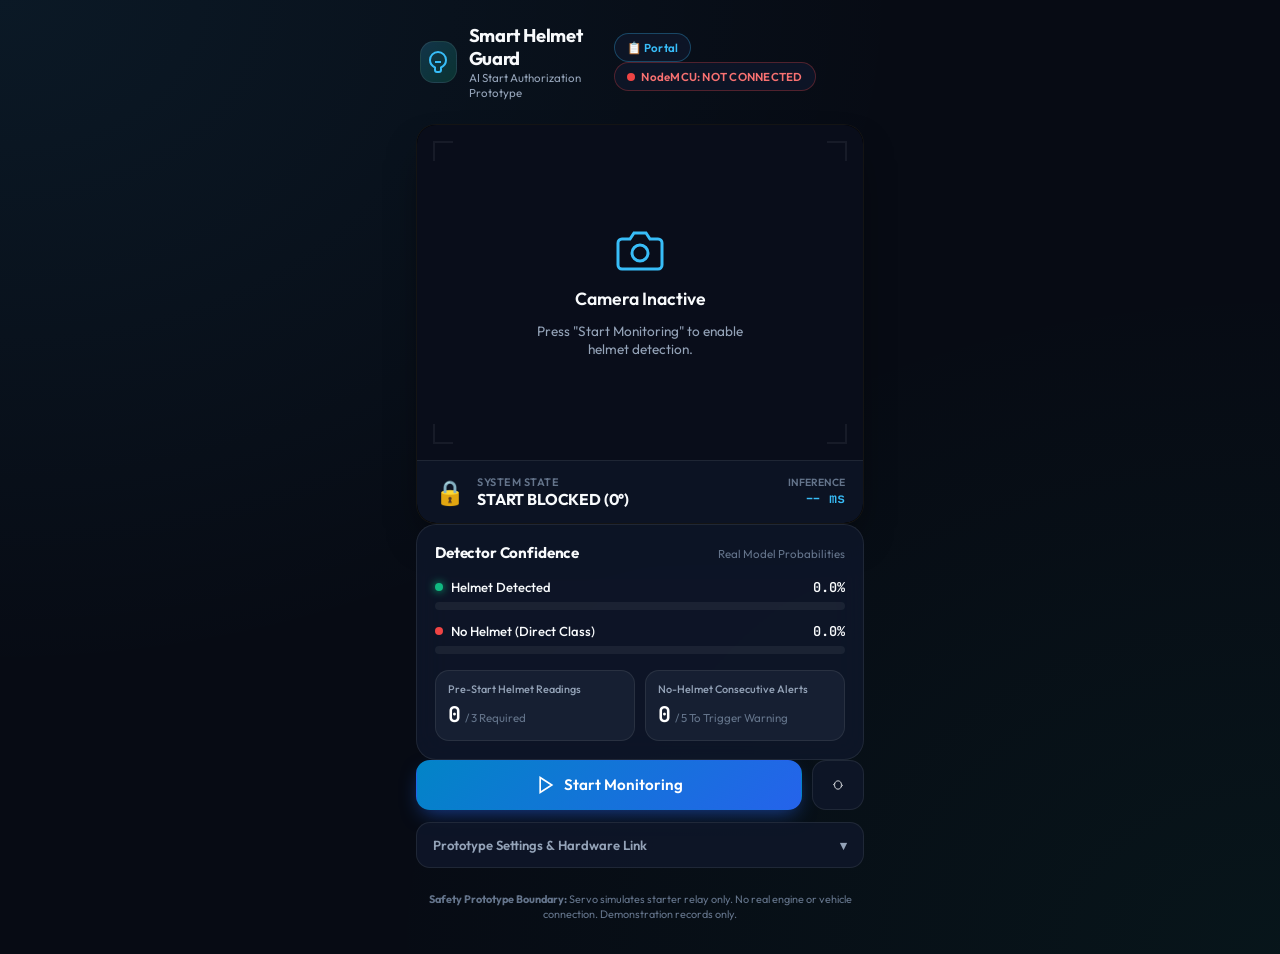
<file: frontend/index.html>
<!DOCTYPE html>
<html lang="en">
<head>
  <meta charset="UTF-8">
  <meta name="viewport" content="width=device-width, initial-scale=1.0, maximum-scale=1.0, user-scalable=no">
  <title>Smart Helmet Guard - AI Vehicle Compliance</title>
  <meta name="description" content="AI-Based Helmet Detection, Start Authorization, and Safety Compliance Prototype">
  
  <!-- Modern Typography -->
  <link rel="preconnect" href="https://fonts.googleapis.com">
  <link rel="preconnect" href="https://fonts.gstatic.com" crossorigin>
  <link href="https://fonts.googleapis.com/css2?family=Outfit:wght@300;400;500;600;700;800&family=JetBrains+Mono:wght@400;600&display=swap" rel="stylesheet">
  
  <link rel="stylesheet" href="style.css">
</head>
<body>
  <div class="app-container">
    <!-- Header -->
    <header class="app-header">
      <div class="brand">
        <div class="brand-icon">
          <svg width="24" height="24" viewBox="0 0 24 24" fill="none" stroke="currentColor" stroke-width="2">
            <path d="M12 2a8 8 0 0 0-8 8c0 3.5 2 6 5 7.5V20a2 2 0 0 0 2 2h2a2 2 0 0 0 2-2v-2.5c3-1.5 5-4 5-7.5a8 8 0 0 0-8-8z"/>
            <path d="M9 12h6"/>
          </svg>
        </div>
        <div>
          <h1 class="brand-title">Smart Helmet Guard</h1>
          <p class="brand-subtitle">AI Start Authorization Prototype</p>
        </div>
      </div>

      <div class="header-badges">
        <a href="/dashboard.html" class="status-chip" style="text-decoration: none; color: var(--color-accent); border-color: rgba(56, 189, 248, 0.3);">
          <span>📋 Portal</span>
        </a>
        <div id="hardware-status" class="status-chip chip-disconnected">
          <span class="chip-dot"></span>
          <span id="hardware-status-text">NodeMCU: NOT CONNECTED</span>
        </div>
      </div>
    </header>

    <!-- Main Live Monitor Display -->
    <main class="monitor-container">
      <!-- Camera Card -->
      <div class="camera-card">
        <div class="video-wrapper">
          <video id="camera-stream" autoplay playsinline muted></video>
          <canvas id="capture-canvas" style="display: none;"></canvas>

          <!-- Visual HUD Overlays -->
          <div class="hud-reticle">
            <div class="hud-corner top-left"></div>
            <div class="hud-corner top-right"></div>
            <div class="hud-corner bottom-left"></div>
            <div class="hud-corner bottom-right"></div>
          </div>

          <!-- Camera Inactive / Permission Message -->
          <div id="camera-placeholder" class="camera-overlay">
            <div class="overlay-content">
              <svg class="overlay-icon" width="48" height="48" viewBox="0 0 24 24" fill="none" stroke="currentColor" stroke-width="1.5">
                <path d="M23 19a2 2 0 0 1-2 2H3a2 2 0 0 1-2-2V8a2 2 0 0 1 2-2h4l2-3h6l2 3h4a2 2 0 0 1 2 2z"/>
                <circle cx="12" cy="13" r="4"/>
              </svg>
              <h2 id="camera-prompt-title">Camera Inactive</h2>
              <p id="camera-prompt-msg">Press "Start Monitoring" to enable helmet detection.</p>
            </div>
          </div>

          <!-- Warning Countdown Overlay -->
          <div id="warning-banner" class="warning-overlay" style="display: none;">
            <div class="warning-pulse-icon">⚠️</div>
            <div class="warning-text-group">
              <span class="warning-label">NO HELMET DETECTED</span>
              <span class="warning-timer" id="warning-countdown">120s</span>
              <span class="warning-sub">PUT HELMET ON TO PREVENT VIOLATION</span>
            </div>
          </div>
        </div>

        <!-- System State Bar -->
        <div class="state-bar">
          <div class="state-indicator" id="state-badge">
            <span class="state-icon" id="state-icon">🔒</span>
            <div class="state-text-wrap">
              <span class="state-label">SYSTEM STATE</span>
              <span class="state-value" id="state-text">START BLOCKED (0°)</span>
            </div>
          </div>
          <div class="latency-indicator">
            <span class="latency-label">INFERENCE</span>
            <span class="latency-value" id="latency-display">-- ms</span>
          </div>
        </div>
      </div>

      <!-- Real Confidence Telemetry -->
      <section class="telemetry-card">
        <div class="card-header">
          <h2 class="card-title">Detector Confidence</h2>
          <span class="card-caption">Real Model Probabilities</span>
        </div>

        <div class="meters-list">
          <!-- Helmet Meter -->
          <div class="meter-group">
            <div class="meter-label-row">
              <span class="meter-name">
                <span class="dot-indicator dot-helmet"></span> Helmet Detected
              </span>
              <span class="meter-pct" id="helmet-conf-val">0.0%</span>
            </div>
            <div class="meter-track">
              <div class="meter-fill fill-helmet" id="helmet-conf-bar" style="width: 0%;"></div>
            </div>
          </div>

          <!-- No-Helmet Meter -->
          <div class="meter-group">
            <div class="meter-label-row">
              <span class="meter-name">
                <span class="dot-indicator dot-nohelmet"></span> No Helmet (Direct Class)
              </span>
              <span class="meter-pct" id="nohelmet-conf-val">0.0%</span>
            </div>
            <div class="meter-track">
              <div class="meter-fill fill-nohelmet" id="nohelmet-conf-bar" style="width: 0%;"></div>
            </div>
          </div>
        </div>

        <!-- Verification Steps & Counters -->
        <div class="counters-grid">
          <div class="counter-box">
            <span class="counter-label">Pre-Start Helmet Readings</span>
            <div class="counter-value-row">
              <span class="counter-num" id="helmet-consecutive-count">0</span>
              <span class="counter-target">/ 3 Required</span>
            </div>
          </div>
          <div class="counter-box">
            <span class="counter-label">No-Helmet Consecutive Alerts</span>
            <div class="counter-value-row">
              <span class="counter-num" id="nohelmet-consecutive-count">0</span>
              <span class="counter-target">/ 5 To Trigger Warning</span>
            </div>
          </div>
        </div>
      </section>

      <!-- Configuration & Controls Drawer -->
      <section class="controls-card">
        <div class="control-actions">
          <button id="btn-toggle-monitor" class="btn btn-primary">
            <svg width="20" height="20" viewBox="0 0 24 24" fill="none" stroke="currentColor" stroke-width="2">
              <polygon points="5 3 19 12 5 21 5 3"/>
            </svg>
            <span id="btn-monitor-text">Start Monitoring</span>
          </button>
          
          <button id="btn-flip-cam" class="btn btn-secondary" title="Flip Camera">
            <svg width="20" height="20" viewBox="0 0 24 24" fill="none" stroke="currentColor" stroke-width="2">
              <path d="M20 10c0-4.4-3.6-8-8-8s-8 3.6-8 8v3"/>
              <path d="M4 14l-3-3 3-3"/>
              <path d="M4 14c0 4.4 3.6 8 8 8s8-3.6 8-8v-3"/>
              <path d="M20 10l3 3-3 3"/>
            </svg>
          </button>
        </div>

        <!-- Settings Accordion / Details -->
        <details class="settings-details">
          <summary class="settings-summary">
            <span>Prototype Settings & Hardware Link</span>
            <span class="settings-arrow">▾</span>
          </summary>
          
          <div class="settings-body">
            <div class="setting-item">
              <label for="input-vehicle" class="setting-label">Vehicle Registration #</label>
              <input type="text" id="input-vehicle" class="setting-input" value="DL-01-AB-1234">
            </div>

            <div class="setting-item">
              <label for="select-route" class="setting-label">NodeMCU Route</label>
              <select id="select-route" class="setting-select">
                <option value="route1">Route 1: Direct Hotspot (http://&lt;IP&gt;/servo)</option>
                <option value="route2">Route 2: Cloud Relay (/api/command)</option>
              </select>
            </div>

            <div class="setting-item" id="nodemcu-ip-wrap">
              <label for="input-nodemcu-ip" class="setting-label">NodeMCU Local IP</label>
              <input type="text" id="input-nodemcu-ip" class="setting-input" value="192.168.43.100" placeholder="e.g. 192.168.43.100">
            </div>

            <div class="setting-item">
              <label for="select-preset" class="setting-label">Exhibition Demo Preset</label>
              <select id="select-preset" class="setting-select">
                <option value="120">Standard Real Setting (120 seconds warning)</option>
                <option value="15">Table Demo Preset (15 seconds warning)</option>
              </select>
            </div>

            <div class="setting-item">
              <button id="btn-test-servo" class="btn btn-outline">
                Simulate Manual Servo Sweep (0° ⇄ 90°)
              </button>
            </div>
          </div>
        </details>
      </section>
    </main>

    <!-- Footer Notice -->
    <footer class="app-footer">
      <p class="safety-notice">
        <strong>Safety Prototype Boundary:</strong> Servo simulates starter relay only. No real engine or vehicle connection. Demonstration records only.
      </p>
    </footer>
  </div>

  <script src="app.js"></script>
</body>
</html>
</file>
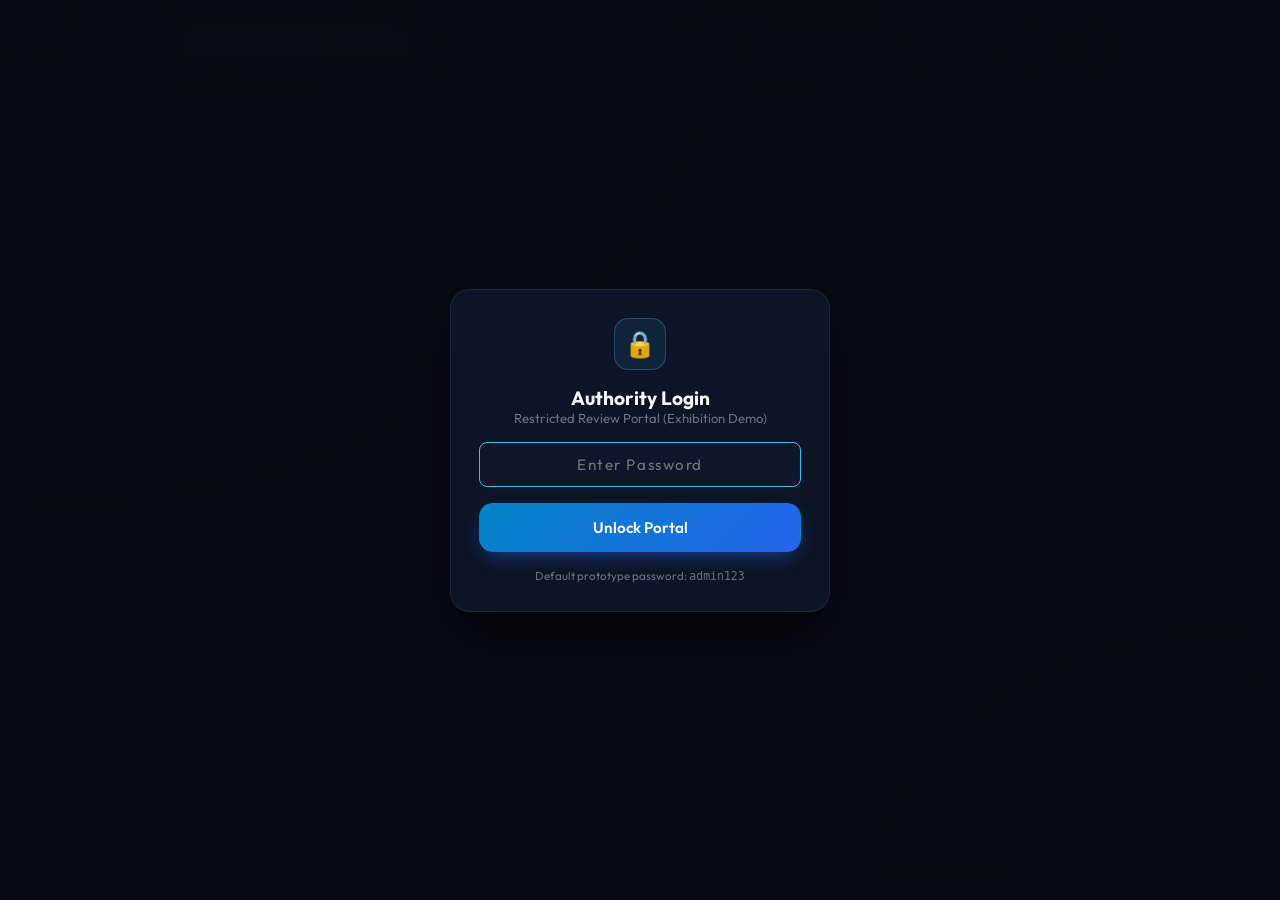
<file: frontend/dashboard.html>
<!DOCTYPE html>
<html lang="en">
<head>
  <meta charset="UTF-8">
  <meta name="viewport" content="width=device-width, initial-scale=1.0">
  <title>Authority Portal - Smart Helmet Guard</title>
  <meta name="description" content="Password-Protected Review Dashboard for Helmet Compliance">

  <link rel="preconnect" href="https://fonts.googleapis.com">
  <link rel="preconnect" href="https://fonts.gstatic.com" crossorigin>
  <link href="https://fonts.googleapis.com/css2?family=Outfit:wght@300;400;500;600;700;800&family=JetBrains+Mono:wght@400;600&display=swap" rel="stylesheet">
  <link rel="stylesheet" href="style.css">

  <style>
    .dashboard-container {
      width: 100%;
      max-width: 960px;
      padding: 24px 16px;
      display: flex;
      flex-direction: column;
      gap: 20px;
    }

    .dash-header {
      display: flex;
      justify-content: space-between;
      align-items: center;
      flex-wrap: wrap;
      gap: 12px;
      padding-bottom: 16px;
      border-bottom: 1px solid var(--border-subtle);
    }

    .dash-title-group h1 {
      font-size: 1.4rem;
      font-weight: 700;
      letter-spacing: -0.02em;
    }

    .dash-title-group p {
      font-size: 0.8rem;
      color: var(--text-dim);
    }

    .nav-links {
      display: flex;
      align-items: center;
      gap: 10px;
    }

    .nav-btn {
      padding: 8px 14px;
      border-radius: var(--radius-sm);
      font-size: 0.82rem;
      font-weight: 600;
      text-decoration: none;
      color: var(--text-muted);
      background: var(--bg-card);
      border: 1px solid var(--border-subtle);
      cursor: pointer;
      transition: all 0.2s;
    }

    .nav-btn:hover {
      color: #fff;
      border-color: var(--color-accent);
    }

    /* Auth Gate Modal */
    .auth-overlay {
      position: fixed;
      inset: 0;
      background: rgba(7, 11, 20, 0.96);
      backdrop-filter: blur(16px);
      display: flex;
      align-items: center;
      justify-content: center;
      z-index: 1000;
      padding: 20px;
    }

    .auth-card {
      width: 100%;
      max-width: 380px;
      background: var(--bg-card);
      border: 1px solid var(--border-subtle);
      border-radius: var(--radius-lg);
      padding: 28px;
      display: flex;
      flex-direction: column;
      gap: 16px;
      box-shadow: 0 25px 50px -12px rgba(0, 0, 0, 0.8);
      text-align: center;
    }

    .auth-icon-wrap {
      width: 52px;
      height: 52px;
      margin: 0 auto;
      border-radius: var(--radius-md);
      background: rgba(56, 189, 248, 0.1);
      border: 1px solid rgba(56, 189, 248, 0.3);
      display: flex;
      align-items: center;
      justify-content: center;
      font-size: 1.6rem;
    }

    .auth-card h2 {
      font-size: 1.2rem;
      font-weight: 700;
    }

    .auth-card p {
      font-size: 0.82rem;
      color: var(--text-dim);
    }

    .auth-input {
      width: 100%;
      background: rgba(15, 23, 42, 0.9);
      border: 1px solid var(--border-subtle);
      border-radius: var(--radius-sm);
      padding: 12px 14px;
      color: #fff;
      font-family: var(--font-main);
      font-size: 0.95rem;
      outline: none;
      text-align: center;
      letter-spacing: 0.1em;
    }

    .auth-input:focus {
      border-color: var(--color-accent);
    }

    .auth-error {
      color: #ef4444;
      font-size: 0.78rem;
      font-weight: 600;
      display: none;
    }

    /* Records Grid */
    .records-grid {
      display: grid;
      grid-template-columns: repeat(auto-fill, minmax(290px, 1fr));
      gap: 16px;
    }

    .record-card {
      background: var(--bg-card);
      border: 1px solid var(--border-subtle);
      border-radius: var(--radius-md);
      overflow: hidden;
      display: flex;
      flex-direction: column;
      gap: 12px;
      padding: 14px;
      box-shadow: 0 10px 25px -10px rgba(0, 0, 0, 0.5);
    }

    .record-header {
      display: flex;
      justify-content: space-between;
      align-items: center;
    }

    .record-plate {
      font-family: var(--font-mono);
      font-weight: 700;
      font-size: 0.95rem;
      color: #fff;
      background: rgba(255, 255, 255, 0.05);
      padding: 4px 8px;
      border-radius: 4px;
      border: 1px solid rgba(255, 255, 255, 0.1);
    }

    .record-status-pill {
      font-size: 0.7rem;
      font-weight: 700;
      padding: 4px 8px;
      border-radius: var(--radius-full);
      text-transform: uppercase;
    }

    .status-pending { background: rgba(245, 158, 11, 0.15); color: #fbbf24; border: 1px solid rgba(245, 158, 11, 0.3); }
    .status-reviewed { background: rgba(16, 185, 129, 0.15); color: #34d399; border: 1px solid rgba(16, 185, 129, 0.3); }
    .status-dismissed { background: rgba(148, 163, 184, 0.15); color: #94a3b8; border: 1px solid rgba(148, 163, 184, 0.3); }

    .record-image-wrap {
      width: 100%;
      height: 170px;
      background: #000;
      border-radius: var(--radius-sm);
      overflow: hidden;
      position: relative;
      border: 1px solid var(--border-subtle);
      display: flex;
      align-items: center;
      justify-content: center;
    }

    .record-image-wrap img {
      width: 100%;
      height: 100%;
      object-fit: cover;
      display: block;
    }

    .img-fallback {
      display: none;
      flex-direction: column;
      align-items: center;
      gap: 6px;
      color: var(--text-dim);
      font-size: 0.75rem;
    }

    .record-details {
      display: flex;
      flex-direction: column;
      gap: 6px;
      font-size: 0.78rem;
      color: var(--text-muted);
    }

    .detail-row {
      display: flex;
      justify-content: space-between;
    }

    .detail-val {
      font-family: var(--font-mono);
      color: var(--text-main);
    }

    .record-actions {
      display: flex;
      gap: 8px;
      margin-top: 4px;
    }

    .btn-action {
      flex: 1;
      padding: 8px;
      font-size: 0.78rem;
      font-weight: 600;
      border-radius: var(--radius-sm);
      border: none;
      cursor: pointer;
      transition: opacity 0.2s;
    }

    .btn-review { background: #059669; color: #fff; }
    .btn-dismiss { background: rgba(239, 68, 68, 0.2); color: #f87171; border: 1px solid rgba(239, 68, 68, 0.3); }
    .btn-action:hover { opacity: 0.85; }

    .empty-state {
      text-align: center;
      padding: 48px 16px;
      color: var(--text-dim);
    }
  </style>
</head>
<body>
  <!-- Password Protection Gate -->
  <div id="auth-modal" class="auth-overlay">
    <div class="auth-card">
      <div class="auth-icon-wrap">🔒</div>
      <div>
        <h2>Authority Login</h2>
        <p>Restricted Review Portal (Exhibition Demo)</p>
      </div>

      <input type="password" id="auth-password-input" class="auth-input" placeholder="Enter Password" autofocus>
      <div id="auth-error-msg" class="auth-error">Incorrect password. Access denied.</div>

      <button id="btn-login" class="btn btn-primary" style="width: 100%;">
        Unlock Portal
      </button>
      
      <p style="font-size: 0.72rem; color: var(--text-dim);">Default prototype password: <code>admin123</code></p>
    </div>
  </div>

  <!-- Dashboard Container -->
  <div class="dashboard-container">
    <header class="dash-header">
      <div class="dash-title-group">
        <h1>Authority Review Portal</h1>
        <p>Demonstration Compliance Log & Evidence Review</p>
      </div>
      <div class="nav-links">
        <a href="/" class="nav-btn">← Back to Camera Monitor</a>
        <button id="btn-refresh" class="nav-btn">↻ Refresh</button>
        <button id="btn-logout" class="nav-btn" style="color: #f87171;">Logout</button>
      </div>
    </header>

    <div id="records-container" class="records-grid">
      <!-- Records injected via JS -->
    </div>
  </div>

  <script>
    let currentAuthToken = sessionStorage.getItem('authority_token') || '';

    // Auth gate check
    function checkAuth() {
      if (currentAuthToken) {
        document.getElementById('auth-modal').style.display = 'none';
        loadViolations();
      } else {
        document.getElementById('auth-modal').style.display = 'flex';
      }
    }

    async function handleLogin() {
      const pwd = document.getElementById('auth-password-input').value.trim();
      const errBox = document.getElementById('auth-error-msg');

      if (!pwd) return;

      try {
        const resp = await fetch('/api/auth/verify', {
          method: 'POST',
          headers: { 'Content-Type': 'application/json' },
          body: JSON.stringify({ password: pwd })
        });

        if (resp.ok) {
          currentAuthToken = pwd;
          sessionStorage.setItem('authority_token', pwd);
          document.getElementById('auth-modal').style.display = 'none';
          errBox.style.display = 'none';
          loadViolations();
        } else {
          errBox.style.display = 'block';
        }
      } catch (e) {
        errBox.textContent = 'Server unreachable';
        errBox.style.display = 'block';
      }
    }

    document.getElementById('btn-login').addEventListener('click', handleLogin);
    document.getElementById('auth-password-input').addEventListener('keydown', (e) => {
      if (e.key === 'Enter') handleLogin();
    });

    document.getElementById('btn-logout').addEventListener('click', () => {
      sessionStorage.removeItem('authority_token');
      currentAuthToken = '';
      checkAuth();
    });

    async function loadViolations() {
      const container = document.getElementById('records-container');
      try {
        const resp = await fetch('/api/violations', {
          headers: {
            'X-Dashboard-Password': currentAuthToken
          }
        });

        if (resp.status === 401) {
          sessionStorage.removeItem('authority_token');
          currentAuthToken = '';
          checkAuth();
          return;
        }

        const data = await resp.json();

        if (!data || data.length === 0) {
          container.innerHTML = `
            <div class="empty-state" style="grid-column: 1 / -1;">
              <p>No violation records found in database.</p>
              <p style="font-size: 0.8rem; margin-top: 6px;">Trigger a warning countdown in the live camera monitor to create demonstration records.</p>
            </div>
          `;
          return;
        }

        container.innerHTML = data.map(item => {
          return `
            <div class="record-card">
              <div class="record-header">
                <span class="record-plate">${item.vehicle_number}</span>
                <span class="record-status-pill status-${(item.status || 'pending').toLowerCase()}">${item.status}</span>
              </div>

              <div class="record-image-wrap">
                ${(item.image_base64 && item.image_base64.length > 50) ? `
                  <img src="${item.image_base64.startsWith('data:') ? item.image_base64 : 'data:image/jpeg;base64,' + item.image_base64}" 
                       alt="Evidence Snapshot" 
                       onerror="this.style.display='none'; this.parentElement.querySelector('.img-fallback').style.display='flex';">
                  <div class="img-fallback">
                    <span>⚠️</span>
                    <span>Image Load Error</span>
                  </div>
                ` : `
                  <div class="img-fallback" style="display: flex;">
                    <span style="font-size: 1.8rem;">📷</span>
                    <span>No Frame Captured</span>
                  </div>
                `}
              </div>

              <div class="record-details">
                <div class="detail-row">
                  <span>Timestamp</span>
                  <span class="detail-val">${item.timestamp}</span>
                </div>
                <div class="detail-row">
                  <span>Location</span>
                  <span class="detail-val">${item.location}</span>
                </div>
                ${item.reviewer_notes ? `
                <div class="detail-row">
                  <span>Note</span>
                  <span class="detail-val" style="color: #38bdf8;">${item.reviewer_notes}</span>
                </div>` : ''}
              </div>

              ${item.status === 'PENDING' ? `
              <div class="record-actions">
                <button class="btn-action btn-review" onclick="updateRecord('${item.id}', 'REVIEWED')">Mark Reviewed</button>
                <button class="btn-action btn-dismiss" onclick="updateRecord('${item.id}', 'DISMISSED')">Dismiss</button>
              </div>` : ''}
            </div>
          `;
        }).join('');

      } catch (err) {
        container.innerHTML = `<p style="color: #ef4444;">Failed to fetch records: ${err.message}</p>`;
      }
    }

    async function updateRecord(id, newStatus) {
      const notes = newStatus === 'REVIEWED' ? 'Verified by Authority Reviewer' : 'Dismissed - Inconclusive';
      try {
        const resp = await fetch(`/api/violations/${id}`, {
          method: 'PATCH',
          headers: {
            'Content-Type': 'application/json',
            'X-Dashboard-Password': currentAuthToken
          },
          body: JSON.stringify({ status: newStatus, notes: notes })
        });
        if (resp.ok) {
          loadViolations();
        }
      } catch (err) {
        alert('Update error: ' + err.message);
      }
    }

    document.getElementById('btn-refresh').addEventListener('click', loadViolations);
    checkAuth();
  </script>
</body>
</html>
</file>
<file: frontend/style.css>
:root {
  --bg-main: #070b14;
  --bg-card: rgba(15, 23, 42, 0.85);
  --bg-card-sub: rgba(30, 41, 59, 0.6);
  --border-subtle: rgba(255, 255, 255, 0.08);
  --border-focus: rgba(56, 189, 248, 0.4);
  
  --text-main: #f8fafc;
  --text-muted: #94a3b8;
  --text-dim: #64748b;
  
  --color-helmet: #10b981;
  --color-helmet-glow: rgba(16, 185, 129, 0.35);
  --color-nohelmet: #ef4444;
  --color-nohelmet-glow: rgba(239, 68, 68, 0.35);
  --color-warning: #f59e0b;
  --color-warning-glow: rgba(245, 158, 11, 0.4);
  --color-accent: #38bdf8;
  
  --radius-sm: 8px;
  --radius-md: 14px;
  --radius-lg: 20px;
  --radius-full: 9999px;
  
  --font-main: 'Outfit', -apple-system, BlinkMacSystemFont, sans-serif;
  --font-mono: 'JetBrains Mono', monospace;
}

* {
  box-sizing: border-box;
  margin: 0;
  padding: 0;
  -webkit-tap-highlight-color: transparent;
}

body {
  background-color: var(--bg-main);
  background-image: 
    radial-gradient(at 0% 0%, rgba(56, 189, 248, 0.08) 0px, transparent 50%),
    radial-gradient(at 100% 100%, rgba(16, 185, 129, 0.06) 0px, transparent 50%);
  color: var(--text-main);
  font-family: var(--font-main);
  min-height: 100vh;
  display: flex;
  justify-content: center;
  overflow-x: hidden;
}

.app-container {
  width: 100%;
  max-width: 480px;
  padding: 16px;
  display: flex;
  flex-direction: column;
  gap: 16px;
}

/* Header */
.app-header {
  display: flex;
  justify-content: space-between;
  align-items: center;
  padding: 8px 4px;
}

.brand {
  display: flex;
  align-items: center;
  gap: 12px;
}

.brand-icon {
  width: 42px;
  height: 42px;
  border-radius: var(--radius-md);
  background: linear-gradient(135deg, rgba(56, 189, 248, 0.2), rgba(16, 185, 129, 0.2));
  border: 1px solid var(--border-subtle);
  display: flex;
  align-items: center;
  justify-content: center;
  color: var(--color-accent);
}

.brand-icon svg {
  width: 24px;
  height: 24px;
}

.brand-title {
  font-size: 1.15rem;
  font-weight: 700;
  letter-spacing: -0.02em;
}

.brand-subtitle {
  font-size: 0.72rem;
  color: var(--text-muted);
  font-weight: 400;
}

/* Status Chips */
.status-chip {
  display: inline-flex;
  align-items: center;
  gap: 6px;
  padding: 6px 12px;
  border-radius: var(--radius-full);
  font-size: 0.72rem;
  font-weight: 600;
  letter-spacing: 0.02em;
  border: 1px solid var(--border-subtle);
  background: var(--bg-card);
  backdrop-filter: blur(10px);
}

.chip-dot {
  width: 8px;
  height: 8px;
  border-radius: 50%;
}

.chip-connected {
  border-color: rgba(16, 185, 129, 0.4);
  color: #34d399;
}
.chip-connected .chip-dot {
  background: #10b981;
  box-shadow: 0 0 8px #10b981;
}

.chip-disconnected {
  border-color: rgba(239, 68, 68, 0.3);
  color: #f87171;
}
.chip-disconnected .chip-dot {
  background: #ef4444;
}

/* Main Camera Card */
.camera-card {
  position: relative;
  border-radius: var(--radius-lg);
  overflow: hidden;
  background: #000;
  border: 1px solid var(--border-subtle);
  box-shadow: 0 20px 40px -15px rgba(0, 0, 0, 0.7);
}

.video-wrapper {
  position: relative;
  width: 100%;
  aspect-ratio: 4 / 3;
  background: #000;
  overflow: hidden;
}

#camera-stream {
  width: 100%;
  height: 100%;
  object-fit: cover;
  transform: scaleX(1);
}

/* HUD Reticle */
.hud-reticle {
  position: absolute;
  inset: 16px;
  pointer-events: none;
}

.hud-corner {
  position: absolute;
  width: 20px;
  height: 20px;
  border-color: var(--color-accent);
  opacity: 0.7;
}

.top-left { top: 0; left: 0; border-top: 2px solid; border-left: 2px solid; }
.top-right { top: 0; right: 0; border-top: 2px solid; border-right: 2px solid; }
.bottom-left { bottom: 0; left: 0; border-bottom: 2px solid; border-left: 2px solid; }
.bottom-right { bottom: 0; right: 0; border-bottom: 2px solid; border-right: 2px solid; }

/* Camera Overlay / Empty state */
.camera-overlay {
  position: absolute;
  inset: 0;
  background: rgba(10, 15, 29, 0.92);
  display: flex;
  align-items: center;
  justify-content: center;
  text-align: center;
  padding: 24px;
}

.overlay-content {
  display: flex;
  flex-direction: column;
  align-items: center;
  gap: 12px;
}

.overlay-icon {
  width: 48px;
  height: 48px;
  color: var(--color-accent);
}

.overlay-content h2 {
  font-size: 1.1rem;
  font-weight: 600;
}

.overlay-content p {
  font-size: 0.85rem;
  color: var(--text-muted);
  max-width: 240px;
}

/* Warning Banner Overlay */
.warning-overlay {
  position: absolute;
  inset: 0;
  background: rgba(220, 38, 38, 0.85);
  backdrop-filter: blur(8px);
  display: flex;
  flex-direction: column;
  align-items: center;
  justify-content: center;
  gap: 12px;
  color: #fff;
  animation: pulse-warning 1.2s infinite alternate;
  z-index: 10;
}

@keyframes pulse-warning {
  from { background: rgba(220, 38, 38, 0.80); }
  to { background: rgba(185, 28, 28, 0.95); }
}

.warning-pulse-icon {
  font-size: 2.8rem;
}

.warning-text-group {
  display: flex;
  flex-direction: column;
  align-items: center;
  gap: 4px;
}

.warning-label {
  font-size: 0.85rem;
  font-weight: 700;
  letter-spacing: 0.08em;
}

.warning-timer {
  font-family: var(--font-mono);
  font-size: 3.2rem;
  font-weight: 800;
  line-height: 1;
}

.warning-sub {
  font-size: 0.72rem;
  opacity: 0.9;
  letter-spacing: 0.04em;
}

/* State Bar */
.state-bar {
  display: flex;
  justify-content: space-between;
  align-items: center;
  padding: 14px 18px;
  background: var(--bg-card);
  backdrop-filter: blur(12px);
  border-top: 1px solid var(--border-subtle);
}

.state-indicator {
  display: flex;
  align-items: center;
  gap: 12px;
}

.state-icon {
  font-size: 1.5rem;
}

.state-text-wrap {
  display: flex;
  flex-direction: column;
}

.state-label {
  font-size: 0.68rem;
  font-weight: 600;
  color: var(--text-dim);
  letter-spacing: 0.05em;
}

.state-value {
  font-size: 0.98rem;
  font-weight: 700;
  letter-spacing: -0.01em;
}

/* Dynamic State Colors */
.state-blocked { color: #f87171; }
.state-authorized { color: #34d399; text-shadow: 0 0 12px var(--color-helmet-glow); }
.state-warning { color: #fbbf24; }
.state-uncertain { color: #94a3b8; }

.latency-indicator {
  display: flex;
  flex-direction: column;
  align-items: flex-end;
}

.latency-label {
  font-size: 0.65rem;
  font-weight: 600;
  color: var(--text-dim);
}

.latency-value {
  font-family: var(--font-mono);
  font-size: 0.85rem;
  color: var(--color-accent);
  font-weight: 600;
}

/* Telemetry Card */
.telemetry-card {
  background: var(--bg-card);
  backdrop-filter: blur(16px);
  border: 1px solid var(--border-subtle);
  border-radius: var(--radius-lg);
  padding: 18px;
  display: flex;
  flex-direction: column;
  gap: 16px;
}

.card-header {
  display: flex;
  justify-content: space-between;
  align-items: baseline;
}

.card-title {
  font-size: 0.95rem;
  font-weight: 700;
  letter-spacing: -0.01em;
}

.card-caption {
  font-size: 0.72rem;
  color: var(--text-dim);
}

.meters-list {
  display: flex;
  flex-direction: column;
  gap: 12px;
}

.meter-group {
  display: flex;
  flex-direction: column;
  gap: 6px;
}

.meter-label-row {
  display: flex;
  justify-content: space-between;
  font-size: 0.82rem;
  font-weight: 500;
}

.meter-name {
  display: flex;
  align-items: center;
  gap: 8px;
}

.dot-indicator {
  width: 8px;
  height: 8px;
  border-radius: 50%;
}
.dot-helmet { background: var(--color-helmet); box-shadow: 0 0 8px var(--color-helmet); }
.dot-nohelmet { background: var(--color-nohelmet); }

.meter-pct {
  font-family: var(--font-mono);
  font-size: 0.85rem;
  font-weight: 600;
}

.meter-track {
  width: 100%;
  height: 8px;
  background: rgba(255, 255, 255, 0.06);
  border-radius: var(--radius-full);
  overflow: hidden;
}

.meter-fill {
  height: 100%;
  border-radius: var(--radius-full);
  transition: width 0.3s cubic-bezier(0.4, 0, 0.2, 1);
}

.fill-helmet {
  background: linear-gradient(90deg, #059669, #10b981);
  box-shadow: 0 0 10px var(--color-helmet-glow);
}

.fill-nohelmet {
  background: linear-gradient(90deg, #dc2626, #ef4444);
  box-shadow: 0 0 10px var(--color-nohelmet-glow);
}

/* Counters Grid */
.counters-grid {
  display: grid;
  grid-template-columns: 1fr 1fr;
  gap: 10px;
}

.counter-box {
  background: var(--bg-card-sub);
  border: 1px solid var(--border-subtle);
  border-radius: var(--radius-md);
  padding: 12px;
  display: flex;
  flex-direction: column;
  gap: 4px;
}

.counter-label {
  font-size: 0.68rem;
  color: var(--text-muted);
  font-weight: 500;
  line-height: 1.2;
}

.counter-value-row {
  display: flex;
  align-items: baseline;
  gap: 4px;
}

.counter-num {
  font-family: var(--font-mono);
  font-size: 1.35rem;
  font-weight: 700;
  color: #fff;
}

.counter-target {
  font-size: 0.72rem;
  color: var(--text-dim);
}

/* Controls */
.controls-card {
  display: flex;
  flex-direction: column;
  gap: 12px;
}

.control-actions {
  display: flex;
  gap: 10px;
}

.btn {
  display: inline-flex;
  align-items: center;
  justify-content: center;
  gap: 8px;
  padding: 14px 20px;
  border-radius: var(--radius-md);
  font-family: var(--font-main);
  font-size: 0.95rem;
  font-weight: 600;
  cursor: pointer;
  border: 1px solid transparent;
  transition: all 0.2s ease;
}

.btn-primary {
  flex: 1;
  background: linear-gradient(135deg, #0284c7, #2563eb);
  color: #fff;
  box-shadow: 0 8px 20px -6px rgba(37, 99, 235, 0.6);
}

.btn-primary:active {
  transform: scale(0.98);
}

.btn-primary.btn-active-stop {
  background: linear-gradient(135deg, #dc2626, #b91c1c);
  box-shadow: 0 8px 20px -6px rgba(220, 38, 38, 0.6);
}

.btn-secondary {
  width: 52px;
  background: var(--bg-card);
  border-color: var(--border-subtle);
  color: var(--text-main);
}

.btn-secondary svg, .btn-primary svg {
  width: 20px;
  height: 20px;
}

.btn-outline {
  width: 100%;
  background: transparent;
  border: 1px dashed rgba(255, 255, 255, 0.2);
  color: var(--text-muted);
  font-size: 0.82rem;
  padding: 10px;
}

.btn-outline:hover {
  background: rgba(255, 255, 255, 0.04);
  color: #fff;
}

/* Settings Details */
.settings-details {
  background: var(--bg-card);
  border: 1px solid var(--border-subtle);
  border-radius: var(--radius-md);
  overflow: hidden;
}

.settings-summary {
  padding: 14px 16px;
  font-size: 0.82rem;
  font-weight: 600;
  color: var(--text-muted);
  cursor: pointer;
  list-style: none;
  display: flex;
  justify-content: space-between;
  align-items: center;
}

.settings-summary::-webkit-details-marker {
  display: none;
}

.settings-arrow {
  transition: transform 0.2s ease;
}

.settings-details[open] .settings-arrow {
  transform: rotate(180deg);
}

.settings-body {
  padding: 14px 16px 18px;
  border-top: 1px solid var(--border-subtle);
  display: flex;
  flex-direction: column;
  gap: 12px;
}

.setting-item {
  display: flex;
  flex-direction: column;
  gap: 6px;
}

.setting-label {
  font-size: 0.72rem;
  font-weight: 500;
  color: var(--text-dim);
}

.setting-input, .setting-select {
  background: rgba(15, 23, 42, 0.9);
  border: 1px solid var(--border-subtle);
  border-radius: var(--radius-sm);
  padding: 10px 12px;
  color: #fff;
  font-family: var(--font-main);
  font-size: 0.85rem;
  outline: none;
}

.setting-input:focus, .setting-select:focus {
  border-color: var(--color-accent);
}

/* Footer */
.app-footer {
  text-align: center;
  padding: 8px 4px 16px;
}

.safety-notice {
  font-size: 0.68rem;
  color: var(--text-dim);
  line-height: 1.4;
}
</file>
